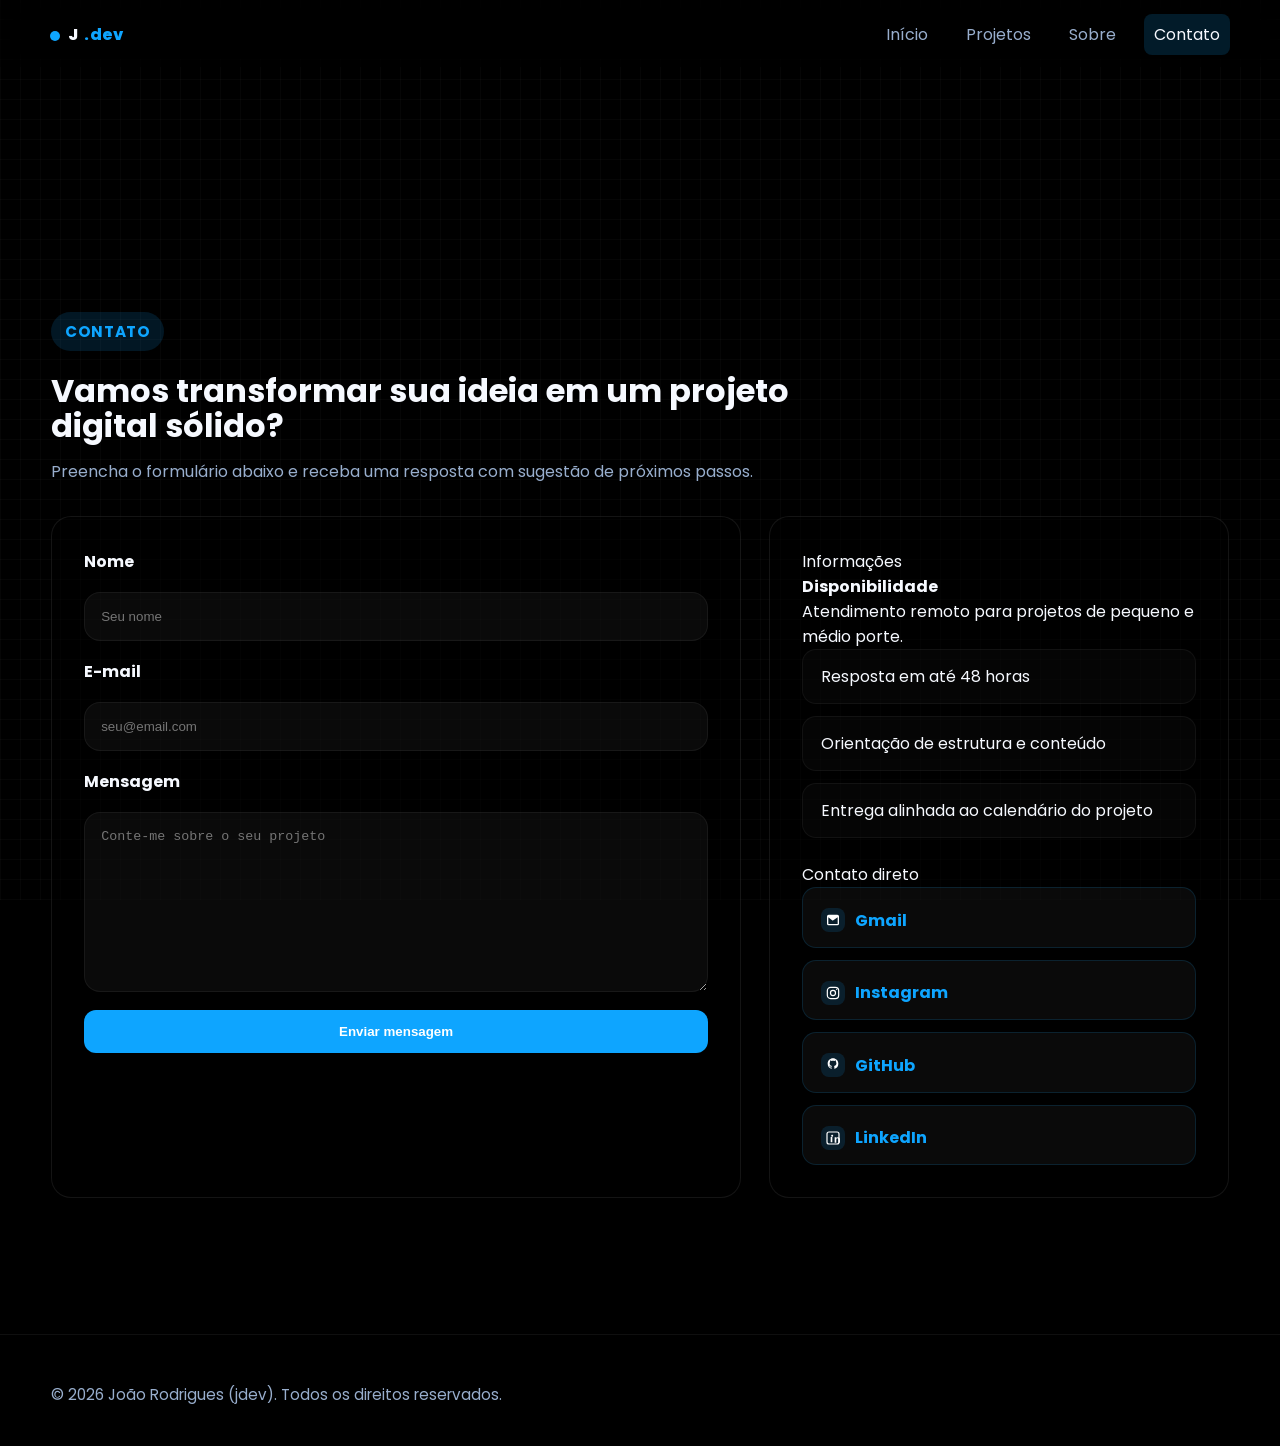
<file: contato.html>
<!DOCTYPE html>
<html lang="pt-BR">
  <head>
    <meta charset="UTF-8" />
    <meta name="viewport" content="width=device-width, initial-scale=1.0" />
    <meta name="description" content="Contato — João Rodrigues" />
    <title>Contato | jdev</title>
    <link href="https://fonts.googleapis.com/css2?family=Poppins:wght@400;700;900&display=swap" rel="stylesheet">
    <link rel="stylesheet" href="styles.css" />
  </head>
  <body class="is-loading">
    <header class="site-header">
      <div class="container header-inner">
        <div class="brand"><span class="dot"></span>J<span class="dev">.dev</span></div>

        <button class="menu-toggle" aria-label="Abrir menu" aria-expanded="false">
          <span></span>
          <span></span>
          <span></span>
        </button>

        <nav class="site-nav" aria-label="Navegação principal">
          <a href="index.html">Início</a>
          <a href="projetos.html">Projetos</a>
          <a href="sobre.html">Sobre</a>
          <a href="contato.html" class="active">Contato</a>
    
        </nav>
      </div>
    </header>

    <main class="container">
      <section class="section reveal contact-section">
        <div class="section-heading">
          <p class="section-label">Contato</p>
          <h3>Vamos transformar sua ideia em um projeto digital sólido?</h3>
          <p class="section-copy">Preencha o formulário abaixo e receba uma resposta com sugestão de próximos passos.</p>
        </div>

        <div class="contact-grid">
          <article class="contact-card dark-card reveal">
            <form id="contactForm" class="contact-form" novalidate>
              <label for="name">Nome</label>
              <input id="name" name="name" type="text" placeholder="Seu nome" />

              <label for="email">E-mail</label>
              <input id="email" name="email" type="email" placeholder="seu@email.com" />

              <label for="message">Mensagem</label>
              <textarea id="message" name="message" placeholder="Conte-me sobre o seu projeto"></textarea>

              <button class="btn primary" type="submit">Enviar mensagem</button>
              <p class="form-message" aria-live="polite"></p>
            </form>
          </article>

          <aside class="contact-card reveal dark-card">
            <p class="section-label">Informações</p>
            <h4>Disponibilidade</h4>
            <p>Atendimento remoto para projetos de pequeno e médio porte.</p>
            <ul class="info-list">
              <li>Resposta em até 48 horas</li>
              <li>Orientação de estrutura e conteúdo</li>
              <li>Entrega alinhada ao calendário do projeto</li>
            </ul>
            <div class="contact-methods">
              <p class="section-label">Contato direto</p>
              <ul class="contact-method-list">
                <li><a class="icon-mail" href="https://mail.google.com/mail/?view=cm&fs=1&to=joaoferreiraneto0711@gmail.com&su=Contato%20pelo%20site&body=Olá%20João%2C%0A%0AGostaria%20de%20entrar%20em%20contato%20sobre%20um%20projeto." target="_blank" rel="noreferrer noopener" title="Abrir Gmail no navegador para enviar e-mail">Gmail</a></li>
                <li><a class="icon-instagram" href="https://instagram.com/jferreira7.11" target="_blank" rel="noreferrer noopener">Instagram</a></li>
                <li><a class="icon-github" href="https://github.com/JoaoDev0711" target="_blank" rel="noreferrer noopener">GitHub</a></li>
                <li><a class="icon-linkedin" href="https://www.linkedin.com/in/jo%C3%A3o-rodrigues-205999291/" target="_blank" rel="noreferrer noopener">LinkedIn</a></li>
              </ul>
            </div>
          </aside>
        </div>
      </section>
    </main>

    <footer class="site-footer">
      <div class="container footer-inner">
        <p>© 2026 João Rodrigues (jdev). Todos os direitos reservados.</p>
      </div>
    </footer>

    <div class="page-transition"><div class="loading-dots"><span></span><span></span><span></span></div></div>
    <script src="script.js"></script>
  </body>
</html>
</file>
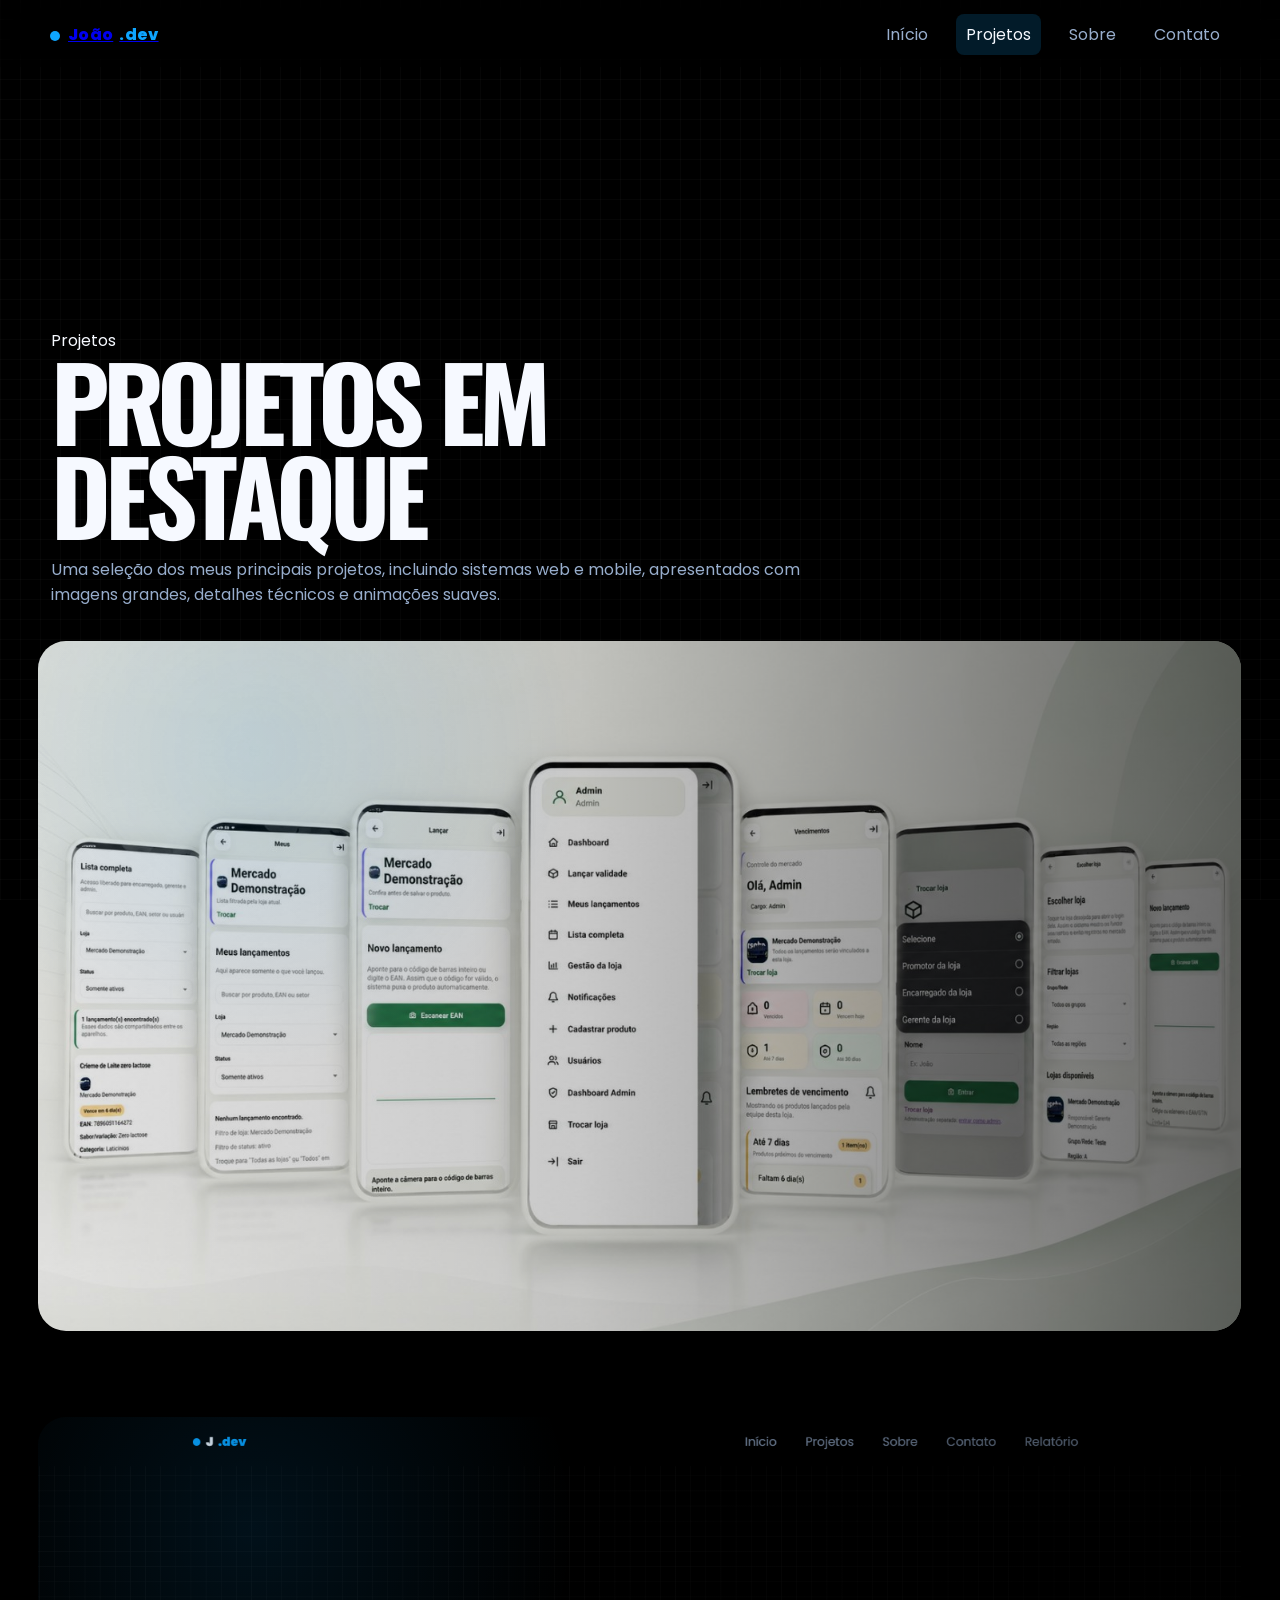
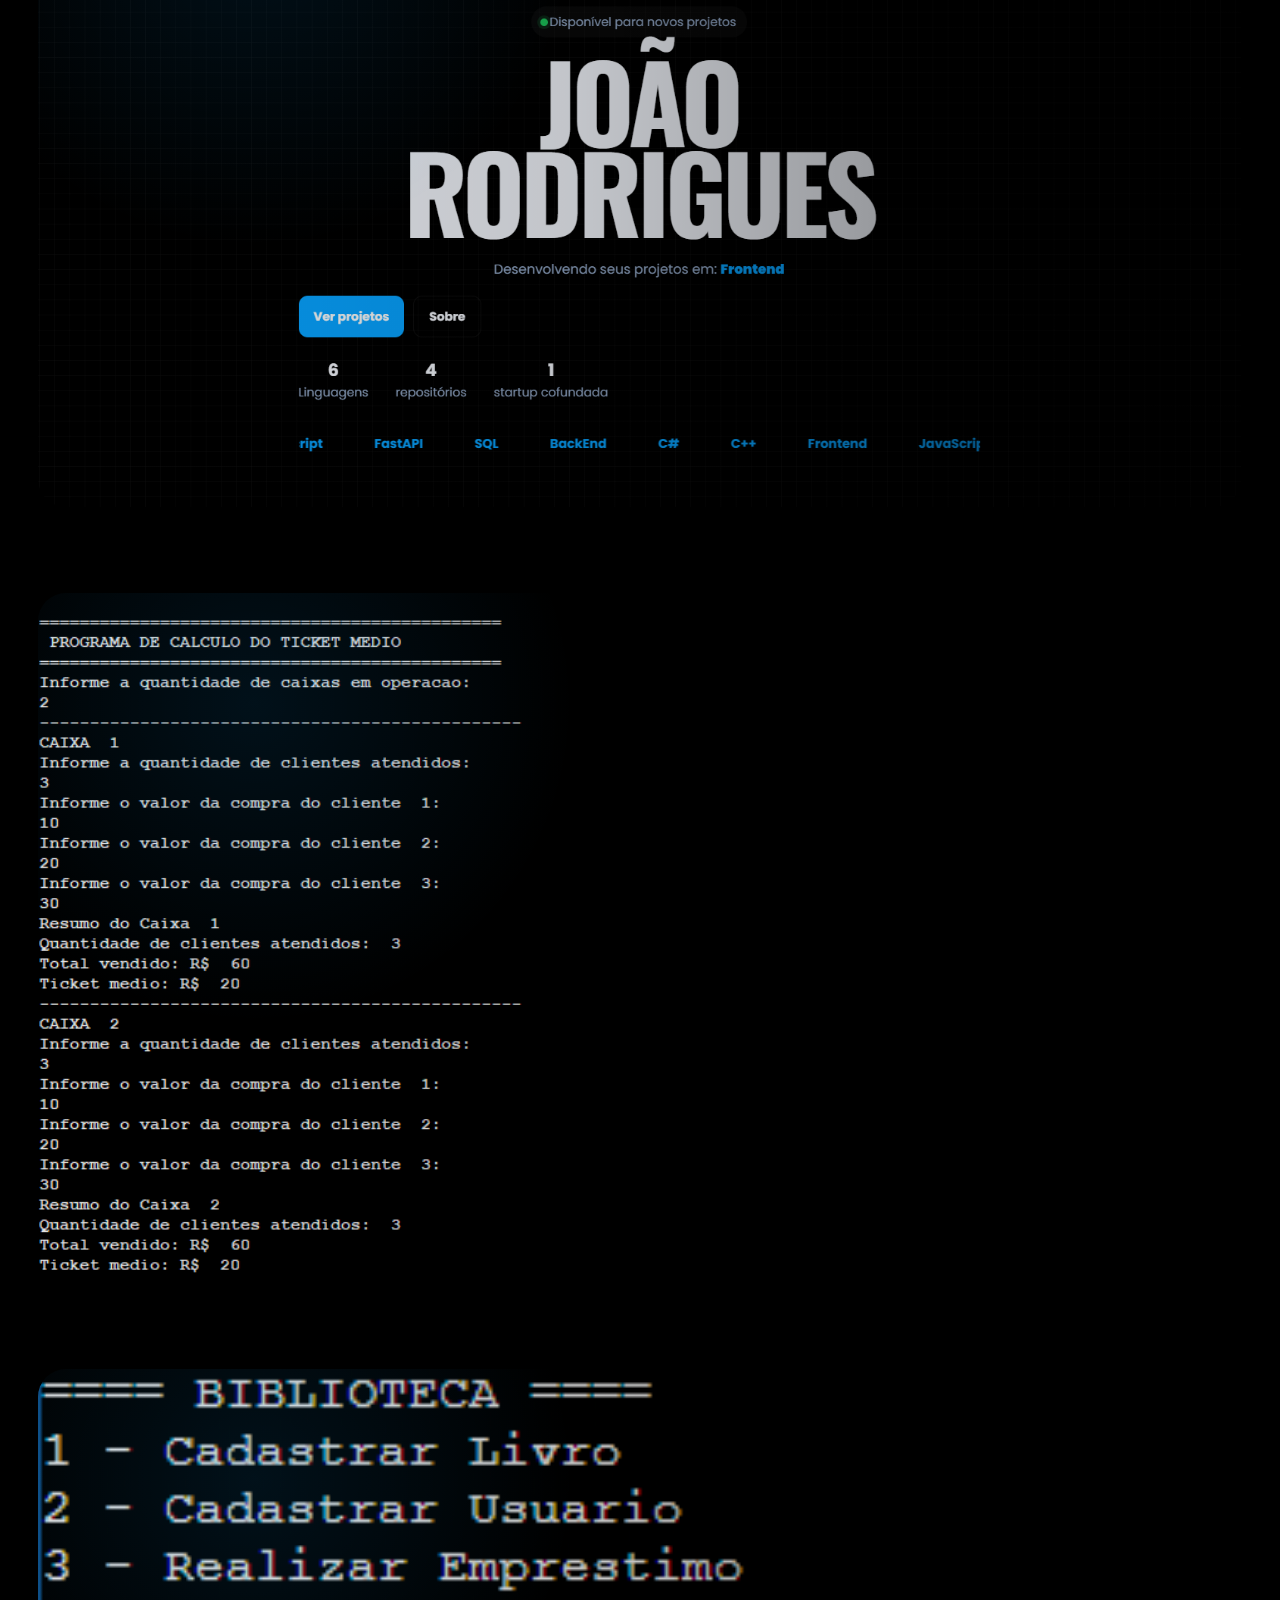
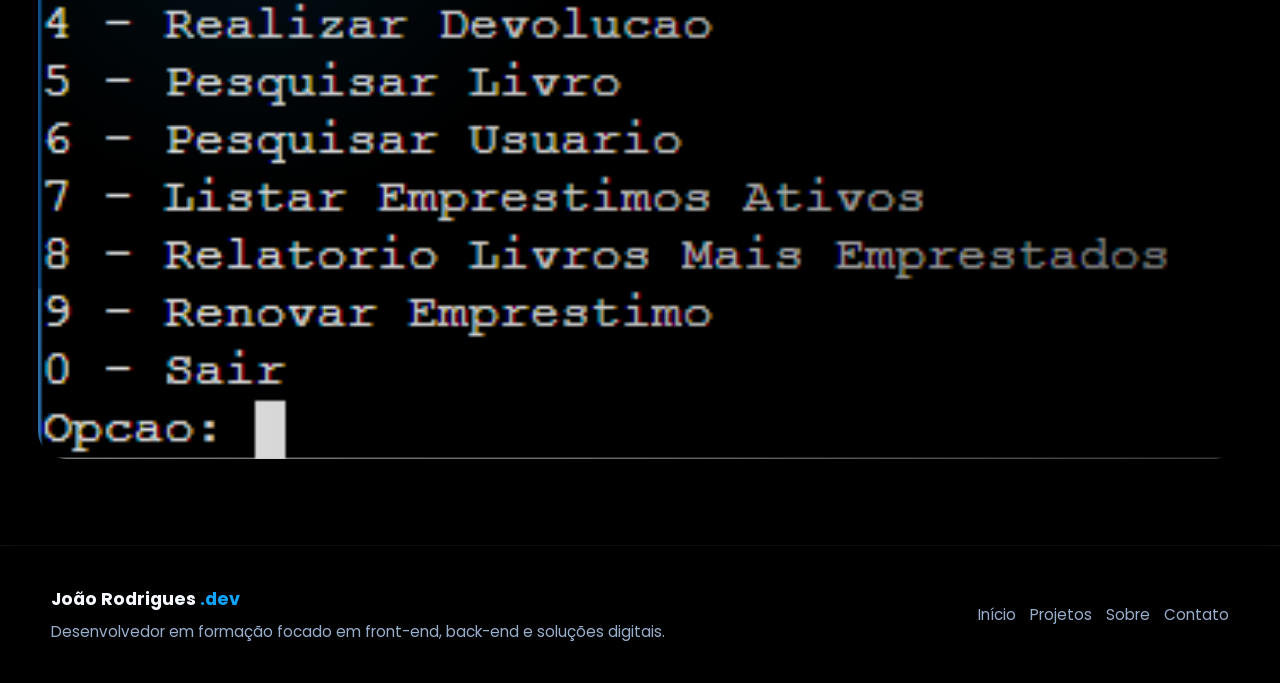
<file: projetos.html>
<!DOCTYPE html>
<html lang="pt-BR">
<head>
  <meta charset="UTF-8" />
  <meta name="viewport" content="width=device-width, initial-scale=1.0" />
  <meta name="description" content="Projetos desenvolvidos por João Rodrigues em HTML, CSS, JavaScript e sistemas digitais." />
  <title>Projetos | João Rodrigues</title>
  <link rel="preconnect" href="https://fonts.googleapis.com" />
  <link rel="preconnect" href="https://fonts.gstatic.com" crossorigin />
  <link href="https://fonts.googleapis.com/css2?family=Poppins:wght@400;700;900&display=swap" rel="stylesheet" />
  <link rel="stylesheet" href="styles.css" />
</head>
<body class="is-loading">
  <div class="scroll-progress" aria-hidden="true"></div>

  <header class="site-header">
    <div class="container header-inner">
      <a class="brand" href="index.html" aria-label="Ir para a página inicial">
        <span class="dot"></span>João<span class="dev">.dev</span>
      </a>

      <button class="menu-toggle" type="button" aria-label="Abrir menu" aria-expanded="false">
        <span></span>
        <span></span>
        <span></span>
      </button>

      <nav class="site-nav" aria-label="Navegação principal">
        <a href="index.html">Início</a>
        <a href="projetos.html" class="active">Projetos</a>
        <a href="sobre.html">Sobre</a>
        <a href="contato.html">Contato</a>
      </nav>
    </div>
  </header>

  <main>
    <section class="projects-intro section reveal">
      <div class="container">
        <p class="section-label">Projetos</p>
        <h1>Projetos em destaque</h1>
        <p class="section-copy">
          Uma seleção dos meus principais projetos, incluindo sistemas web e mobile, apresentados com imagens grandes,
          detalhes técnicos e animações suaves.
        </p>
      </div>
    </section>


    <section class="project-showcase reveal" aria-label="Projeto ValiSys">
      <article class="project-slide" tabindex="0">
        <img src="assets/valisys.png" alt="Mockup das telas do sistema ValiSys em dispositivos móveis" class="project-bg project-img-valisys" />

        <div class="project-overlay">
          <span class="project-kicker">Sistema Mobile</span>
          <h2>ValiSys</h2>
          <p>
            Sistema de acompanhamento de vencimentos para mercado, com seleção de loja, perfis de acesso,
            lançamento de produtos por EAN, lista completa, lembretes de vencimento e visão administrativa.
          </p>

          <div class="project-tags" aria-label="Tecnologias e recursos do sistema">
            <span>Mobile First</span>
            <span>JavaScript</span>
            <span>Supabase</span>
            <span>EAN</span>
            <span>Notificações</span>
          </div>

          <div class="project-buttons">
            <a href="https://joaodev0711.github.io/ValiSys/" class="btn primary" target="_blank" rel="noopener noreferrer">Acessar sistema</a>
          </div>
        </div>
      </article>
    </section>

    <section class="project-showcase reveal" aria-label="Projeto Portfólio Pessoal">
      <article class="project-slide" tabindex="0">
        <img src="assets/portfolio.png" alt="Captura do projeto Portfólio Pessoal" class="project-bg project-img-portfolio" />

        <div class="project-overlay">
          <span class="project-kicker">Projeto Front-End</span>
          <h2>Meu Portfólio</h2>
          <p>
            Website responsivo criado para apresentar minhas habilidades, projetos e formas de contato,
            utilizando HTML, CSS, JavaScript, validação de formulário e técnicas básicas de SEO.
          </p>

          <div class="project-tags" aria-label="Tecnologias utilizadas">
            <span>HTML5</span>
            <span>CSS3</span>
            <span>JavaScript</span>
            <span>SEO</span>
          </div>

          <div class="project-buttons">
            <a href="index.html" class="btn primary">Ver projeto</a>
            <a href="contato.html" class="btn outline">Contato</a>
          </div>
        </div>
      </article>
    </section>

    <section class="project-showcase reveal" aria-label="Projeto Ticket Médio">
      <article class="project-slide" tabindex="0">
        <img src="assets/ticketmedio.png" alt="Captura do projeto Ticket Médio" class="project-bg project-img-ticket" />

        <div class="project-overlay">
          <span class="project-kicker">Projeto Acadêmico</span>
          <h2>Ticket Médio</h2>
          <p>
            Projeto desenvolvido para calcular o ticket médio de atendimentos em caixas,
            auxiliando na análise de vendas, organização de informações e interpretação de resultados.
          </p>

          <div class="project-tags" aria-label="Tecnologias e conceitos utilizados">
            <span>Lógica</span>
            <span>Algoritmos</span>
            <span>Entrada de Dados</span>
            <span>Análise</span>
          </div>

          <div class="project-buttons">
            <a href="contato.html" class="btn primary">Saiba mais</a>
          </div>
        </div>
      </article>
    </section>

    <section class="project-showcase reveal" aria-label="Sistema para Biblioteca">
      <article class="project-slide" tabindex="0">
        <img src="assets/biblioteca.png" alt="Captura do sistema para biblioteca" class="project-bg project-img-biblioteca" />

        <div class="project-overlay">
          <span class="project-kicker">Sistema Web</span>
          <h2>Sistema para Biblioteca</h2>
          <p>
            Sistema criado para apoiar a organização de livros e recursos de uma biblioteca,
            com foco em usabilidade, estrutura clara das informações e experiência do usuário.
          </p>

          <div class="project-tags" aria-label="Tecnologias utilizadas">
            <span>HTML</span>
            <span>CSS</span>
            <span>JavaScript</span>
            <span>UX</span>
          </div>

          <div class="project-buttons">
            <a href="contato.html" class="btn primary">Saiba mais</a>
          </div>
        </div>
      </article>
    </section>
  </main>

  <footer class="site-footer">
    <div class="container footer-inner">
      <div>
        <strong>João Rodrigues <span>.dev</span></strong>
        <p>Desenvolvedor em formação focado em front-end, back-end e soluções digitais.</p>
      </div>

      <div class="footer-links" aria-label="Links do rodapé">
        <a href="index.html">Início</a>
        <a href="projetos.html">Projetos</a>
        <a href="sobre.html">Sobre</a>
        <a href="contato.html">Contato</a>
      </div>
    </div>
  </footer>

  <div class="page-transition" aria-hidden="true">
    <div class="loading-dots"><span></span><span></span><span></span></div>
  </div>

  <script src="script.js"></script>
</body>
</html>
</file>
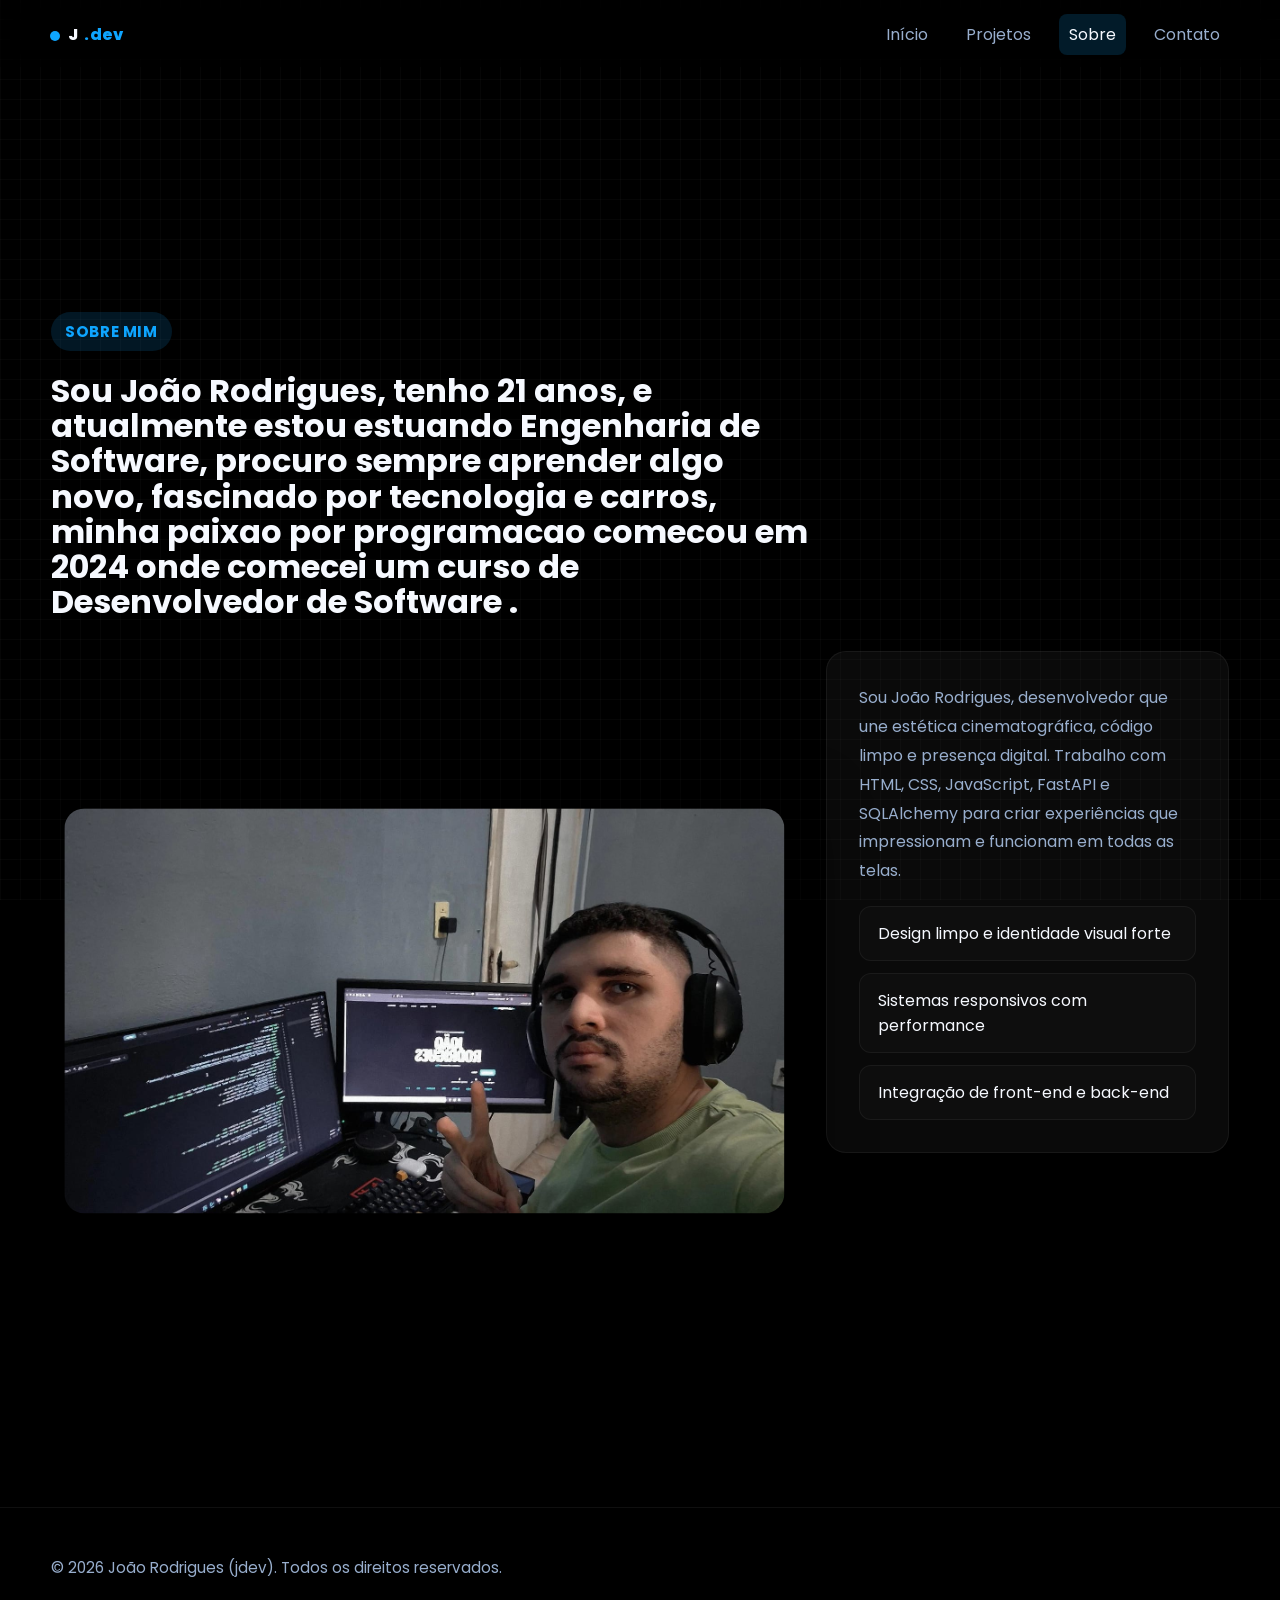
<file: sobre.html>
<!DOCTYPE html>
<html lang="pt-BR">
  <head>
    <meta charset="UTF-8" />
    <meta name="viewport" content="width=device-width, initial-scale=1.0" />
    <meta name="description" content="Conheça mais sobre a trajetória e habilidades de João Rodrigues." />
    <title>Sobre | jdev</title>
    <link href="https://fonts.googleapis.com/css2?family=Poppins:wght@400;700;900&display=swap" rel="stylesheet">
    <link rel="stylesheet" href="styles.css" />
  </head>
  <body class="is-loading">
    <!-- Cabeçalho do site e navegação principal -->
    <header class="site-header">
      <div class="container header-inner">
        <div class="brand"><span class="dot"></span>J<span class="dev">.dev</span></div>

        <button class="menu-toggle" aria-label="Abrir menu" aria-expanded="false">
          <span></span>
          <span></span>
          <span></span>
        </button>

        <nav class="site-nav" aria-label="Navegação principal">
          <a href="index.html">Início</a>
          <a href="projetos.html">Projetos</a>
          <a href="sobre.html" class="active">Sobre</a>
          <a href="contato.html">Contato</a>
    
        </nav>
      </div>
    </header>

    <main class="container">
      <section class="section reveal about-section">
        <div class="section-heading">
          <p class="section-label">Sobre mim</p>
          <h3>Sou João Rodrigues, tenho 21 anos, e atualmente estou estuando Engenharia de Software, procuro sempre aprender algo novo, fascinado por tecnologia e carros, minha paixao por programacao comecou em 2024 onde comecei um curso de Desenvolvedor de Software .</h3>
        </div>

        <div class="about-card reveal">
          <div class="about-photo">
            <img src="assets/foto-sobre.jpeg" alt="Foto de João Rodrigues" />
          </div>
          <div class="about-desc dark">
            <p>
              Sou João Rodrigues, desenvolvedor que une estética cinematográfica, código limpo e presença digital.
              Trabalho com HTML, CSS, JavaScript, FastAPI e SQLAlchemy para criar experiências que impressionam e
              funcionam em todas as telas.
            </p>
            <ul class="about-list">
              <li>Design limpo e identidade visual forte</li>
              <li>Sistemas responsivos com performance</li>
              <li>Integração de front-end e back-end</li>
            </ul>
          </div>
        </div>
      </section>
    </main>

    <footer class="site-footer">
      <div class="container footer-inner">
        <p>© 2026 João Rodrigues (jdev). Todos os direitos reservados.</p>
      </div>
    </footer>

    <div class="page-transition"><div class="loading-dots"><span></span><span></span><span></span></div></div>
    <script src="script.js"></script>
  </body>
</html>
</file>
<file: styles.css>
@import url('https://fonts.googleapis.com/css2?family=Oswald:wght@700;800&display=swap');

/* Estilo cinematográfico do portfólio — tema jdev */
:root{
  --bg:#02030a;
  --panel:#0b0f1b;
  --text:#f6f9ff;
  --muted:#98aecd;
  --accent:#0ea5ff; /* azul vibrante */
  --accent-dark:#0a84d6;
}
*{box-sizing:border-box;margin:0;padding:0}
html,body{height:100%}
body{font-family:Poppins,Inter,system-ui,Segoe UI,Roboto,Arial;color:var(--text);background:#000;--header-height:220px;}

/* efeito de transição entre páginas */
body.is-loading{overflow:hidden;}
.page-transition{position:fixed;inset:0;display:flex;align-items:center;justify-content:center;background:rgba(1,6,18,0.94);backdrop-filter:blur(10px);pointer-events:none;z-index:95;visibility:hidden;opacity:0;transition:opacity .25s ease .05s;}
body.is-loading .page-transition{visibility:visible;opacity:1;pointer-events:auto;}
.page-transition .loading-dots{display:flex;gap:14px;align-items:center;}
.page-transition .loading-dots span{width:14px;height:14px;border-radius:50%;background:rgba(14,165,255,0.28);box-shadow:0 0 18px rgba(14,165,255,0.22);animation:dotPulse 1.4s ease infinite;opacity:0.3;transform:scale(0.9);}
.page-transition .loading-dots span:nth-child(1){animation-delay:0s;}
.page-transition .loading-dots span:nth-child(2){animation-delay:0.18s;}
.page-transition .loading-dots span:nth-child(3){animation-delay:0.36s;}
@keyframes dotPulse{0%,100%{transform:scale(0.9);opacity:.3;}22%{transform:scale(1.35);opacity:1;}44%{transform:scale(1.05);opacity:.5;}66%{transform:scale(0.9);opacity:.2;}88%{transform:scale(1.2);opacity:.9;}}

/* subtle full-site square grid background */
body::before{
  content:"";position:fixed;inset:0;pointer-events:none;z-index:-1;
  background-image:
    linear-gradient(0deg, rgba(255,255,255,0.12) 1px, transparent 1px),
    linear-gradient(90deg, rgba(255,255,255,0.12) 1px, transparent 1px);
  background-size:20px 20px;
  opacity:0.22;
}
.container{width:min(1180px,92%);margin:0 auto}

/* Cabeçalho fixo e navegação principal */
.site-header{position:fixed;top:0;left:0;right:0;display:flex;flex-direction:column;align-items:center;background:rgba(0,0,0,0.18);backdrop-filter:blur(18px);padding:14px 18px 12px;z-index:40;}
.header-inner{display:flex;align-items:center;justify-content:space-between;width:100%;max-width:1180px}
.brand{font-weight:800;letter-spacing:0.02em}
.brand .dev{color:var(--accent);margin-left:6px}
.brand .dot{display:inline-block;width:10px;height:10px;background:var(--accent);border-radius:50%;margin-right:8px;vertical-align:middle}
.site-nav{display:flex;gap:18px;flex-wrap:wrap}
.site-nav a{color:var(--muted);text-decoration:none;padding:8px 10px;border-radius:8px;transition:color .2s ease,background .2s ease}
.site-nav a:hover{color:var(--text);background:rgba(255,255,255,0.03)}
.site-nav a.active{color:var(--text);background:rgba(14,165,255,0.16)}
main{padding-top:calc(var(--header-height) + 12px)}

.site-header.scrolled{padding:10px 18px;box-shadow:0 30px 70px rgba(0,0,0,0.35);background:rgba(0,0,0,0.48)}

/* Seção de destaque principal (hero) */
.hero{position:relative;min-height:calc(100vh - var(--header-height));display:flex;align-items:flex-start;justify-content:flex-start;padding-top:16px;overflow:hidden}
.hero-inner{position:relative;z-index:1;padding:16px 0 64px;max-width:900px;margin:0 auto;text-align:center}
.badge{position:relative;display:inline-block;background:rgba(255,255,255,0.03);color:var(--muted);padding:8px 14px 8px 24px;border-radius:999px;margin-bottom:16px}
.badge::before{content:"";position:absolute;left:12px;top:50%;transform:translateY(-50%);width:10px;height:10px;border-radius:50%;background:#22c55e;box-shadow:0 0 0 4px rgba(34,197,94,0.15)}
.name{position:relative;display:inline-flex;flex-direction:column;font-weight:800;font-size:clamp(56px,14vw,140px);line-height:0.86;margin:6px 0;font-family:'Oswald', Poppins, Inter, sans-serif;padding:0 12px;letter-spacing:-0.04em;text-transform:uppercase;}
.name span{display:block}
.subtitle{color:var(--muted);font-size:1.1rem;margin-top:24px}
.subtitle #typed{color:var(--accent);font-weight:800}
.ctas{margin-top:22px;display:flex;gap:12px}
.btn{padding:14px 20px;border-radius:12px;border:0;font-weight:700;cursor:pointer;text-decoration:none;display:inline-flex;align-items:center;justify-content:center}
.btn.primary{background:var(--accent);color:#fff}
.btn.primary:hover{background:linear-gradient(90deg,rgba(14,165,255,0.95),rgba(0,122,204,0.95));}
.btn.outline{background:transparent;border:1px solid rgba(255,255,255,0.06);color:var(--text);text-decoration:none}
.btn:hover{text-decoration:none}

.kpis{display:flex;gap:36px;margin-top:26px;color:var(--muted)}
.kpi strong{display:block;font-size:1.4rem;color:var(--text)}

.header-belt,.hero-belt{width:100%;background:transparent;position:relative;z-index:45}
.hero-belt{margin-top:28px}
.tech-belt{width:100%;overflow:hidden;display:flex;justify-content:center}
.belt{display:inline-flex;gap:48px;align-items:center;padding:8px 0;white-space:nowrap;transform:translateX(0);will-change:transform}
.belt span{font-weight:700;font-size:1.05rem;padding:6px 10px;border-radius:6px;background:transparent;color:var(--accent)}
.belt-clone{display:inline-flex}
.header-belt .belt,
.hero-belt .belt{max-width:1400px}

/* center hero content */
.hero-inner{margin:0 auto;text-align:center}

/* mobile menu toggle */
.menu-toggle{display:none;background:transparent;border:0;flex-direction:column;gap:4px;cursor:pointer;transition:transform .25s ease, background .25s ease}
.menu-toggle:hover{transform:scale(1.02);background:rgba(255,255,255,0.08)}
.menu-toggle span{width:22px;height:2px;background:var(--text);display:block;border-radius:999px;transition:.3s ease;}
.menu-toggle span:nth-child(1){transform:translateY(-6px);}
.menu-toggle span:nth-child(2){opacity:1;}
.menu-toggle span:nth-child(3){transform:translateY(6px);}
.menu-toggle.active span:nth-child(1){transform:translateY(0) rotate(45deg);}
.menu-toggle.active span:nth-child(2){opacity:0;}
.menu-toggle.active span:nth-child(3){transform:translateY(0) rotate(-45deg);}

@media (max-width:900px){
  body{--header-height:98px;}
  .site-header{padding:12px 18px;}
  .menu-toggle{display:flex;align-items:center;justify-content:center;width:50px;height:50px;background:rgba(14,165,255,0.18);border:1px solid rgba(14,165,255,0.25);border-radius:50%;box-shadow:0 18px 40px rgba(0,0,0,0.18);padding:10px}
  .menu-toggle span{width:20px;height:2px;background:var(--text);border-radius:999px}
  .site-nav{display:none;position:absolute;top:calc(100% + 10px);right:18px;min-width:210px;background:rgba(0,0,0,0.95);padding:12px 0;border-radius:24px;flex-direction:column;align-items:stretch;gap:6px;z-index:42;box-shadow:0 22px 55px rgba(0,0,0,0.36)}
  .site-nav.open{display:flex}
  .site-nav a{display:block;padding:14px 18px;font-size:1rem;width:100%;color:var(--muted);border-radius:18px;line-height:1.3;text-align:left;}
  .site-nav a:hover{background:rgba(255,255,255,0.05);color:var(--text);}
  .header-inner{position:relative}
  .name{font-size:clamp(36px,10vw,72px);line-height:.95;text-align:center;padding:0;}
  .hero{padding:0;display:flex;flex-direction:column;align-items:center;justify-content:center;text-align:center;min-height:calc(100vh - var(--header-height));}
  .hero-inner{padding:0 18px 28px;display:flex;flex-direction:column;align-items:center;justify-content:center;width:100%;max-width:720px;margin:0 auto;}
  .badge{margin:0 auto 20px;}
  .subtitle{max-width:92%;margin:0 auto;}
  .ctas{flex-direction:column;align-items:center;width:100%;gap:12px;}
  .ctas .btn{width:100%;max-width:280px;}
  .kpis{flex-wrap:wrap;justify-content:center;gap:18px;width:100%;margin-top:24px;}
  .kpi{min-width:120px;text-align:center;}
}

@media (max-width:900px){
  .name{font-size:32px;}
  .subtitle{padding:0 15px;font-size:.95rem;}
  .ctas{flex-direction:column;align-items:center;}
  .kpis{flex-direction:column;gap:16px;align-items:center;}
}

/* minimize section separators (no heavy divisions) */
.section{background:transparent}

/* reveal animations for scroll sections */
.reveal{opacity:0;transform:translateY(24px);transition:opacity .7s ease,transform .7s ease}
.reveal.visible{opacity:1;transform:none}

/* Sections */
.section{padding:96px 0}
.section-title{font-size:1.4rem;margin-bottom:18px}

.section-heading{max-width:760px;margin-bottom:32px}
.section-heading .section-label{display:inline-flex;padding:8px 14px;border-radius:999px;background:rgba(14,165,255,0.14);color:var(--accent);font-weight:700;font-size:.95rem;letter-spacing:.04em;text-transform:uppercase; margin-bottom:12px}
.section-heading h3{font-size:clamp(2rem,2.4vw,3.25rem);line-height:1.1;margin-top:10px}

.site-footer{padding:28px 0;border-top:1px solid rgba(255,255,255,0.08);background:rgba(0,0,0,0.04)}
.footer-inner{display:flex;align-items:center;justify-content:center;color:var(--muted);font-size:.95rem}

/* Layout alternado da seção de projetos */
.project-list{display:flex;flex-direction:column;gap:28px}
.project{display:grid;grid-template-columns:1fr 1fr;gap:18px;align-items:center}
.project.alt{grid-template-columns:1fr 1fr}
.project.alt .project-photo{order:2}
.project-photo img{width:100%;height:320px;object-fit:cover;border-radius:12px;box-shadow:0 18px 40px rgba(2,8,20,0.6);transition:transform .6s ease}
.project-desc{padding:22px;border-radius:12px}
.project-desc.dark{background:#070707;color:var(--text)}
.project-desc.blue{background:linear-gradient(180deg,var(--accent-dark),var(--accent));color:#001018}
.project-desc h4{margin-bottom:8px}

/* Layout do cartão de sobre com imagem grande */
.about-section{padding-top:80px}
.about-card{display:grid;grid-template-columns:1.3fr 0.7fr;gap:28px;align-items:start;margin-top:28px;}
.about-photo{display:flex;align-items:center;justify-content:center;}
.about-photo img{width:auto;max-width:110%;height:auto;max-height:720px;object-fit:contain;border-radius:20px;box-shadow:0 24px 60px rgba(0,0,0,0.55);transform:rotate(-90deg);transform-origin:center center;}
.about-desc{padding:32px;border-radius:20px;background:rgba(255,255,255,0.04);border:1px solid rgba(255,255,255,0.06)}
.about-desc p{line-height:1.8;color:var(--muted);margin-bottom:20px}
.about-list{display:grid;gap:12px;list-style:none;padding:0;margin:0;color:var(--text)}
.about-list li{padding:14px 18px;border-radius:12px;background:rgba(255,255,255,0.02);border:1px solid rgba(255,255,255,0.05)}

@media (max-width:900px){
  .about-card{grid-template-columns:1fr;}
  .about-photo img{max-height:420px}
}

/* Animação de revelação ao rolar a página */
.project.reveal .project-photo{transform:translateY(18px);opacity:0;transition:all .7s ease}
.project.reveal.visible .project-photo{transform:none;opacity:1}
.project.reveal .project-desc{transform:translateY(18px);opacity:0;transition:all .7s ease .08s}
.project.reveal.visible .project-desc{transform:none;opacity:1}

/* Grade de galeria de imagens */
.gallery-grid{display:grid;grid-template-columns:repeat(auto-fit,minmax(240px,1fr));gap:16px}
.gallery-item{overflow:hidden;border-radius:12px}
.gallery-item img{width:100%;height:auto;max-height:380px;object-fit:cover;display:block;transition:transform .45s ease}
.gallery-item:hover img{transform:scale(1.03)}

/* Lightbox para visualização ampliada de imagens */
.lightbox{position:fixed;inset:0;align-items:center;justify-content:center;background:rgba(0,0,0,0.92);z-index:80}
.lightbox[hidden]{display:none}
.lightbox:not([hidden]){display:flex}
.lb-img{max-width:92%;max-height:86%;border-radius:12px}
.lb-close,.lb-prev,.lb-next{position:fixed;background:rgba(255,255,255,0.03);color:var(--text);border:0;padding:10px;border-radius:8px;cursor:pointer}
.lb-close{top:18px;right:18px}
.lb-prev{left:18px;top:50%;transform:translateY(-50%)}
.lb-next{right:18px;top:50%;transform:translateY(-50%)}

/* Formulário de contato */
.contact-section{padding-top:80px}
.contact-grid{display:grid;grid-template-columns:1.2fr 0.8fr;gap:28px;margin-top:28px}
.contact-card{padding:32px;border-radius:20px;background:rgba(255,255,255,0.03);border:1px solid rgba(255,255,255,0.06)}
.dark-card{background:rgba(0,0,0,0.5);border-color:rgba(255,255,255,0.08)}
.section-copy{color:var(--muted);max-width:760px;margin-top:16px}
.contact-form{display:grid;gap:18px;max-width:100%}
.contact-form label{font-weight:700;color:var(--text)}
.contact-form input,.contact-form textarea{padding:16px;border-radius:16px;border:1px solid rgba(255,255,255,0.06);background:rgba(255,255,255,0.04);color:var(--text);outline:none}
.contact-form textarea{min-height:180px;resize:vertical}
.info-list{list-style:none;padding:0;margin:0;display:grid;gap:12px}
.info-list li{padding:14px 18px;border-radius:14px;background:rgba(255,255,255,0.02);border:1px solid rgba(255,255,255,0.05);color:var(--text)}
.contact-methods{margin-top:24px}
.contact-method-list{list-style:none;padding:0;margin:0;display:grid;gap:12px}
.contact-method-list li{padding:14px 18px;border-radius:14px;background:rgba(255,255,255,0.04);border:1px solid rgba(14,165,255,0.15)}
.contact-method-list a{color:var(--accent);text-decoration:none;font-weight:700;display:inline-flex;align-items:center;gap:10px;position:relative;}
.contact-method-list a::before{content:'';display:inline-flex;align-items:center;justify-content:center;width:24px;height:24px;border-radius:8px;background:rgba(14,165,255,0.14);background-size:16px 16px;background-repeat:no-repeat;background-position:center;}
.contact-method-list a.icon-mail::before{background-image:url("data:image/svg+xml,%3Csvg xmlns='http://www.w3.org/2000/svg' viewBox='0 0 24 24'%3E%3Cpath fill='%23ffffff' d='M3 6.5A2.5 2.5 0 015.5 4h13A2.5 2.5 0 0121 6.5v11a2.5 2.5 0 01-2.5 2.5h-13A2.5 2.5 0 013 17.5v-11zM5.54 6h12.92L12 11.26 5.54 6zM5 7.71V17.5c0 .28.22.5.5.5h13c.28 0 .5-.22.5-.5V7.71l-7.07 5.02a.75.75 0 01-.86 0L5 7.71z'/%3E%3C/svg%3E");}
.contact-method-list a.icon-instagram::before{background-image:url("data:image/svg+xml,%3Csvg xmlns='http://www.w3.org/2000/svg' viewBox='0 0 24 24'%3E%3Crect x='3.5' y='3.5' width='17' height='17' rx='5' ry='5' fill='none' stroke='%23ffffff' stroke-width='1.8'/%3E%3Ccircle cx='12' cy='12' r='3.8' fill='none' stroke='%23ffffff' stroke-width='1.8'/%3E%3Ccircle cx='17.5' cy='6.5' r='1' fill='%23ffffff'/%3E%3C/svg%3E");}
.contact-method-list a.icon-github::before{background-image:url("data:image/svg+xml,%3Csvg xmlns='http://www.w3.org/2000/svg' viewBox='0 0 24 24'%3E%3Cpath fill='%23ffffff' d='M12 2C7.58 2 4 5.58 4 10.03c0 3.52 2.29 6.51 5.47 7.56.4.07.55-.17.55-.38 0-.19-.01-.82-.01-1.49-2.22.48-2.69-1.07-2.69-1.07-.36-.91-.88-1.15-.88-1.15-.72-.5.05-.49.05-.49.8.06 1.22.82 1.22.82.71 1.22 1.86.87 2.32.67.07-.52.28-.87.51-1.07-1.77-.2-3.63-.89-3.63-3.97 0-.88.31-1.6.82-2.16-.08-.2-.36-1.01.08-2.1 0 0 .67-.22 2.2.82.64-.18 1.32-.27 2-.27.68 0 1.36.09 2 .27 1.53-1.04 2.2-.82 2.2-.82.44 1.09.16 1.9.08 2.1.51.56.82 1.28.82 2.16 0 3.09-1.87 3.77-3.65 3.97.29.25.54.73.54 1.48 0 1.07-.01 1.93-.01 2.19 0 .21.15.46.55.38A8.02 8.02 0 0020 10.03C20 5.58 16.42 2 12 2z'/%3E%3C/svg%3E");}
.contact-method-list a.icon-linkedin::before{background-image:url("data:image/svg+xml,%3Csvg xmlns='http://www.w3.org/2000/svg' viewBox='0 0 24 24'%3E%3Crect x='3' y='3' width='18' height='18' rx='3' ry='3' fill='none' stroke='%23ffffff' stroke-width='1.8'/%3E%3Cpath fill='%23ffffff' d='M8.5 10.5h2.5v8H8.5v-8zM10.75 7c.83 0 1.5.68 1.5 1.5S11.58 10 10.75 10 9.25 9.32 9.25 8.5 9.92 7 10.75 7zM14.75 11h2.33v1.08h.03c.33-.62 1.14-1.28 2.35-1.28 2.51 0 2.98 1.65 2.98 3.79V19h-2.5v-4.17c0-.99-.02-2.27-1.38-2.27-1.38 0-1.59 1.08-1.59 2.19V19h-2.5v-8z'/%3E%3C/svg%3E");}
.contact-method-list a:hover{text-decoration:underline;}
.form-message{color:var(--muted);font-size:0.95rem;min-height:24px}

@media (max-width:900px){
  .contact-grid{grid-template-columns:1fr}
}

/* Responsive */
@media (max-width:900px){
  .gallery-item img{height:200px}
  .project{grid-template-columns:1fr;}
  .project.alt .project-photo{order:0}
  .project-photo img{height:220px}
}

/* =========================================================
   Melhorias importadas do 2º ZIP - Projetos com imagem grande
   Mantém o restante do site original preservado
   ========================================================= */

.scroll-progress{
  position:fixed;
  top:0;
  left:0;
  z-index:999;
  width:0%;
  height:3px;
  background:linear-gradient(90deg,var(--accent),#60d5ff);
  box-shadow:0 0 18px rgba(14,165,255,.55);
}

.site-footer{
  margin-top:40px;
  padding:40px 0;
  border-top:1px solid rgba(255,255,255,.06);
  background:rgba(0,0,0,.35);
  text-align:left;
}
.footer-inner{
  display:flex;
  align-items:center;
  justify-content:space-between;
  gap:24px;
  color:var(--muted);
}
.footer-inner strong{color:var(--text);font-size:1.1rem;}
.footer-inner strong span{color:var(--accent);}
.footer-inner p{margin-top:8px;color:var(--muted);}
.footer-links{display:flex;flex-wrap:wrap;gap:14px;}
.footer-links a{color:var(--muted);text-decoration:none;}
.footer-links a:hover{color:var(--accent);}

.projects-intro{padding-bottom:34px;}
.projects-intro h1{
  max-width:760px;
  font-size:clamp(2.8rem,8vw,6.6rem);
  line-height:.92;
  letter-spacing:-.06em;
  text-transform:uppercase;
  font-family:'Oswald',Poppins,Inter,sans-serif;
}

.project-showcase{
  width:min(1500px,94%);
  margin:0 auto 86px;
}
.project-slide{
  position:relative;
  width:100%;
  min-height:690px;
  overflow:hidden;
  isolation:isolate;
  background:transparent;
  border-radius:28px;
  outline:none;
  box-shadow:0 28px 70px rgba(0,0,0,.42);
}
.project-bg{
  position:absolute;
  inset:0;
  z-index:1;
  width:100%;
  height:100%;
  object-fit:cover;
  object-position:center;
  filter:brightness(.94) saturate(1.05);
  transition:transform .75s ease,filter .75s ease;
}
.project-img-portfolio{object-position:center center;}
.project-img-ticket{object-position:left top;}
.project-img-biblioteca{object-position:center center;}
.project-img-valisys{object-position:center center;}
.project-slide::after{
  content:"";
  position:absolute;
  inset:0;
  z-index:2;
  pointer-events:none;
  background:
    radial-gradient(circle at 18% 16%,rgba(14,165,255,.10),transparent 28%),
    linear-gradient(90deg,rgba(0,0,0,.06) 0%,rgba(0,0,0,.16) 45%,rgba(0,0,0,.56) 100%);
}
.project-slide::before{
  content:"";
  position:absolute;
  top:0;
  left:-120%;
  z-index:3;
  width:55%;
  height:100%;
  pointer-events:none;
  background:linear-gradient(112deg,transparent 0%,rgba(255,255,255,.10) 48%,transparent 100%);
  transition:left .9s ease;
}
.project-overlay{
  position:absolute;
  top:0;
  right:0;
  z-index:4;
  width:min(48%,640px);
  height:100%;
  padding:56px 54px 56px 82px;
  display:flex;
  flex-direction:column;
  justify-content:center;
  color:var(--text);
  background:linear-gradient(180deg,rgba(6,12,23,.94),rgba(2,5,12,.88));
  backdrop-filter:blur(14px);
  border-left:1px solid rgba(14,165,255,.20);
  clip-path:polygon(10% 0,100% 0,100% 100%,0 100%);
  transform:translateX(112%);
  opacity:0;
  transition:transform .58s cubic-bezier(.2,.8,.2,1),opacity .42s ease;
}
.project-kicker{
  display:inline-block;
  margin-bottom:14px;
  color:var(--accent);
  font-size:.84rem;
  font-weight:900;
  letter-spacing:.13em;
  text-transform:uppercase;
}
.project-overlay h2{
  margin-bottom:18px;
  font-size:clamp(2.2rem,3.2vw,4rem);
  line-height:.95;
  letter-spacing:-.04em;
  text-transform:uppercase;
  font-family:'Oswald',Poppins,Inter,sans-serif;
}
.project-overlay p{
  max-width:470px;
  margin-bottom:22px;
  color:rgba(246,249,255,.82);
  font-size:1rem;
  line-height:1.7;
}
.project-tags{
  display:flex;
  flex-wrap:wrap;
  gap:10px;
  margin-bottom:24px;
}
.project-tags span{
  padding:8px 12px;
  color:var(--text);
  font-size:.82rem;
  font-weight:800;
  border:1px solid rgba(14,165,255,.24);
  border-radius:999px;
  background:rgba(14,165,255,.13);
}
.project-buttons{display:flex;flex-wrap:wrap;gap:12px;}
.project-slide:hover .project-overlay,
.project-slide:focus-within .project-overlay,
.project-slide:focus .project-overlay,
.project-slide.is-active .project-overlay{
  transform:translateX(0);
  opacity:1;
}
.project-slide:hover .project-bg,
.project-slide:focus-within .project-bg,
.project-slide:focus .project-bg,
.project-slide.is-active .project-bg{
  transform:scale(1.035);
  filter:brightness(.72) saturate(1.08);
}
.project-slide:hover::before,
.project-slide:focus-within::before,
.project-slide:focus::before,
.project-slide.is-active::before{left:135%;}

@media (max-width:980px){
  .project-showcase{width:min(100% - 24px,780px);margin-bottom:46px;}
  .project-slide{min-height:560px;border-radius:24px;}
  .project-overlay{
    top:auto;
    bottom:0;
    left:0;
    right:auto;
    width:100%;
    height:auto;
    min-height:54%;
    max-height:82%;
    overflow-y:auto;
    padding:44px 24px 26px;
    border-left:0;
    border-top:1px solid rgba(14,165,255,.20);
    clip-path:polygon(0 10%,100% 0,100% 100%,0 100%);
    transform:translateY(112%);
  }
  .project-slide:hover .project-overlay,
  .project-slide:focus-within .project-overlay,
  .project-slide:focus .project-overlay,
  .project-slide.is-active .project-overlay{
    transform:translateY(0);
    opacity:1;
  }
  .project-overlay h2{font-size:clamp(2rem,9vw,3.1rem);}
  .project-overlay p{font-size:.95rem;line-height:1.6;}
  .footer-inner{flex-direction:column;align-items:flex-start;}
}
@media (max-width:520px){
  .projects-intro h1{font-size:clamp(2.6rem,15vw,4.5rem);}
  .project-slide{min-height:520px;}
  .project-overlay{
    min-height:58%;
    max-height:86%;
    padding:42px 18px 22px;
  }
  .project-overlay h2{font-size:clamp(1.9rem,12vw,3rem);}
  .project-buttons .btn{width:100%;}
}

/* =========================================================
   CORREÇÃO FINAL - Projetos com animações + mobile real
   Mantém o site base e corrige o comportamento no celular.
   ========================================================= */

/* animação geral dos projetos */
.project-showcase.reveal{
  opacity:0;
  transform:translateY(34px);
  transition:opacity .75s ease, transform .75s ease;
}
.project-showcase.reveal.visible{
  opacity:1;
  transform:translateY(0);
}
.project-slide{
  transition:transform .45s ease, box-shadow .45s ease, border-color .45s ease;
  will-change:transform;
}
.project-slide:hover,
.project-slide:focus-within,
.project-slide.is-active{
  transform:translateY(-10px);
  box-shadow:0 38px 95px rgba(0,0,0,.55), 0 0 34px rgba(14,165,255,.10);
}
.project-overlay > *{
  opacity:0;
  transform:translateX(24px);
  transition:opacity .45s ease, transform .45s ease;
}
.project-slide:hover .project-overlay > *,
.project-slide:focus-within .project-overlay > *,
.project-slide:focus .project-overlay > *,
.project-slide.is-active .project-overlay > *{
  opacity:1;
  transform:translateX(0);
}
.project-overlay .project-kicker{transition-delay:.10s;}
.project-overlay h2{transition-delay:.16s;}
.project-overlay p{transition-delay:.22s;}
.project-overlay .project-tags{transition-delay:.28s;}
.project-overlay .project-buttons{transition-delay:.34s;}

/* no desktop, mantém o overlay diagonal pela direita */
@media (min-width:981px){
  .project-slide.is-active{transform:translateY(-10px);} 
  .project-overlay{
    top:0 !important;
    right:0 !important;
    bottom:auto !important;
    left:auto !important;
    width:min(48%,640px) !important;
    height:100% !important;
    min-height:0 !important;
    max-height:none !important;
    padding:56px 54px 56px 82px !important;
    border-top:0 !important;
    border-left:1px solid rgba(14,165,255,.20) !important;
    clip-path:polygon(10% 0,100% 0,100% 100%,0 100%) !important;
    transform:translateX(112%) !important;
    overflow:visible !important;
  }
  .project-slide:hover .project-overlay,
  .project-slide:focus-within .project-overlay,
  .project-slide:focus .project-overlay,
  .project-slide.is-active .project-overlay{
    transform:translateX(0) !important;
    opacity:1 !important;
  }
}

/* Mobile: deixa de parecer PC. A imagem vira um card grande vertical e o texto sobe por baixo. */
@media (max-width:980px){
  body{overflow-x:hidden !important;}
  main{padding-top:calc(var(--header-height) + 4px) !important;}

  .projects-intro{
    padding-top:42px !important;
    padding-bottom:22px !important;
  }
  .projects-intro .container{width:min(100% - 28px,760px) !important;}
  .projects-intro h1{
    font-size:clamp(2.4rem,14vw,4.4rem) !important;
    line-height:.92 !important;
  }
  .projects-intro .section-copy{
    font-size:.96rem !important;
    line-height:1.65 !important;
  }

  .project-showcase{
    width:100% !important;
    max-width:760px !important;
    margin:0 auto 42px !important;
    padding:0 14px !important;
  }
  .project-slide{
    min-height:72vh !important;
    height:auto !important;
    border-radius:22px !important;
    overflow:hidden !important;
    transform:none !important;
    box-shadow:0 22px 55px rgba(0,0,0,.42) !important;
  }
  .project-slide:hover,
  .project-slide:focus-within,
  .project-slide.is-active{
    transform:none !important;
  }
  .project-bg{
    object-fit:cover !important;
    object-position:center top !important;
    filter:brightness(.92) saturate(1.05) !important;
  }
  .project-img-ticket{object-position:left top !important;}
  .project-img-valisys{object-position:center center !important;}
  .project-slide::after{
    background:linear-gradient(180deg, rgba(0,0,0,.04) 0%, rgba(0,0,0,.18) 42%, rgba(0,0,0,.76) 100%) !important;
  }
  .project-slide::before{
    width:85% !important;
    background:linear-gradient(112deg,transparent 0%,rgba(255,255,255,.10) 48%,transparent 100%) !important;
  }

  .project-overlay{
    top:auto !important;
    right:auto !important;
    bottom:0 !important;
    left:0 !important;
    width:100% !important;
    height:auto !important;
    min-height:auto !important;
    max-height:78% !important;
    padding:44px 22px 24px !important;
    display:flex !important;
    justify-content:flex-end !important;
    border-left:0 !important;
    border-top:1px solid rgba(14,165,255,.22) !important;
    clip-path:polygon(0 12%,100% 0,100% 100%,0 100%) !important;
    transform:translateY(108%) !important;
    opacity:0 !important;
    overflow-y:auto !important;
    background:linear-gradient(180deg,rgba(6,12,23,.92),rgba(2,5,12,.96)) !important;
    backdrop-filter:blur(13px) !important;
  }
  .project-slide:hover .project-overlay,
  .project-slide:focus-within .project-overlay,
  .project-slide:focus .project-overlay,
  .project-slide.is-active .project-overlay{
    transform:translateY(0) !important;
    opacity:1 !important;
  }
  .project-overlay > *{
    transform:translateY(18px) !important;
  }
  .project-slide:hover .project-overlay > *,
  .project-slide:focus-within .project-overlay > *,
  .project-slide:focus .project-overlay > *,
  .project-slide.is-active .project-overlay > *{
    transform:translateY(0) !important;
  }
  .project-overlay h2{
    font-size:clamp(2rem,9vw,3rem) !important;
    line-height:.96 !important;
  }
  .project-overlay p{
    max-width:none !important;
    font-size:.94rem !important;
    line-height:1.6 !important;
    margin-bottom:18px !important;
  }
  .project-tags{gap:8px !important;margin-bottom:18px !important;}
  .project-tags span{font-size:.76rem !important;padding:7px 10px !important;}
  .project-buttons{gap:10px !important;}
}

@media (max-width:520px){
  .project-showcase{padding:0 10px !important;margin-bottom:34px !important;}
  .project-slide{min-height:70vh !important;border-radius:20px !important;}
  .project-overlay{
    max-height:82% !important;
    padding:42px 16px 20px !important;
    clip-path:polygon(0 9%,100% 0,100% 100%,0 100%) !important;
  }
  .project-kicker{font-size:.72rem !important;}
  .project-overlay h2{font-size:clamp(1.85rem,11vw,2.65rem) !important;}
  .project-buttons .btn{width:100% !important;}
}
</file>
